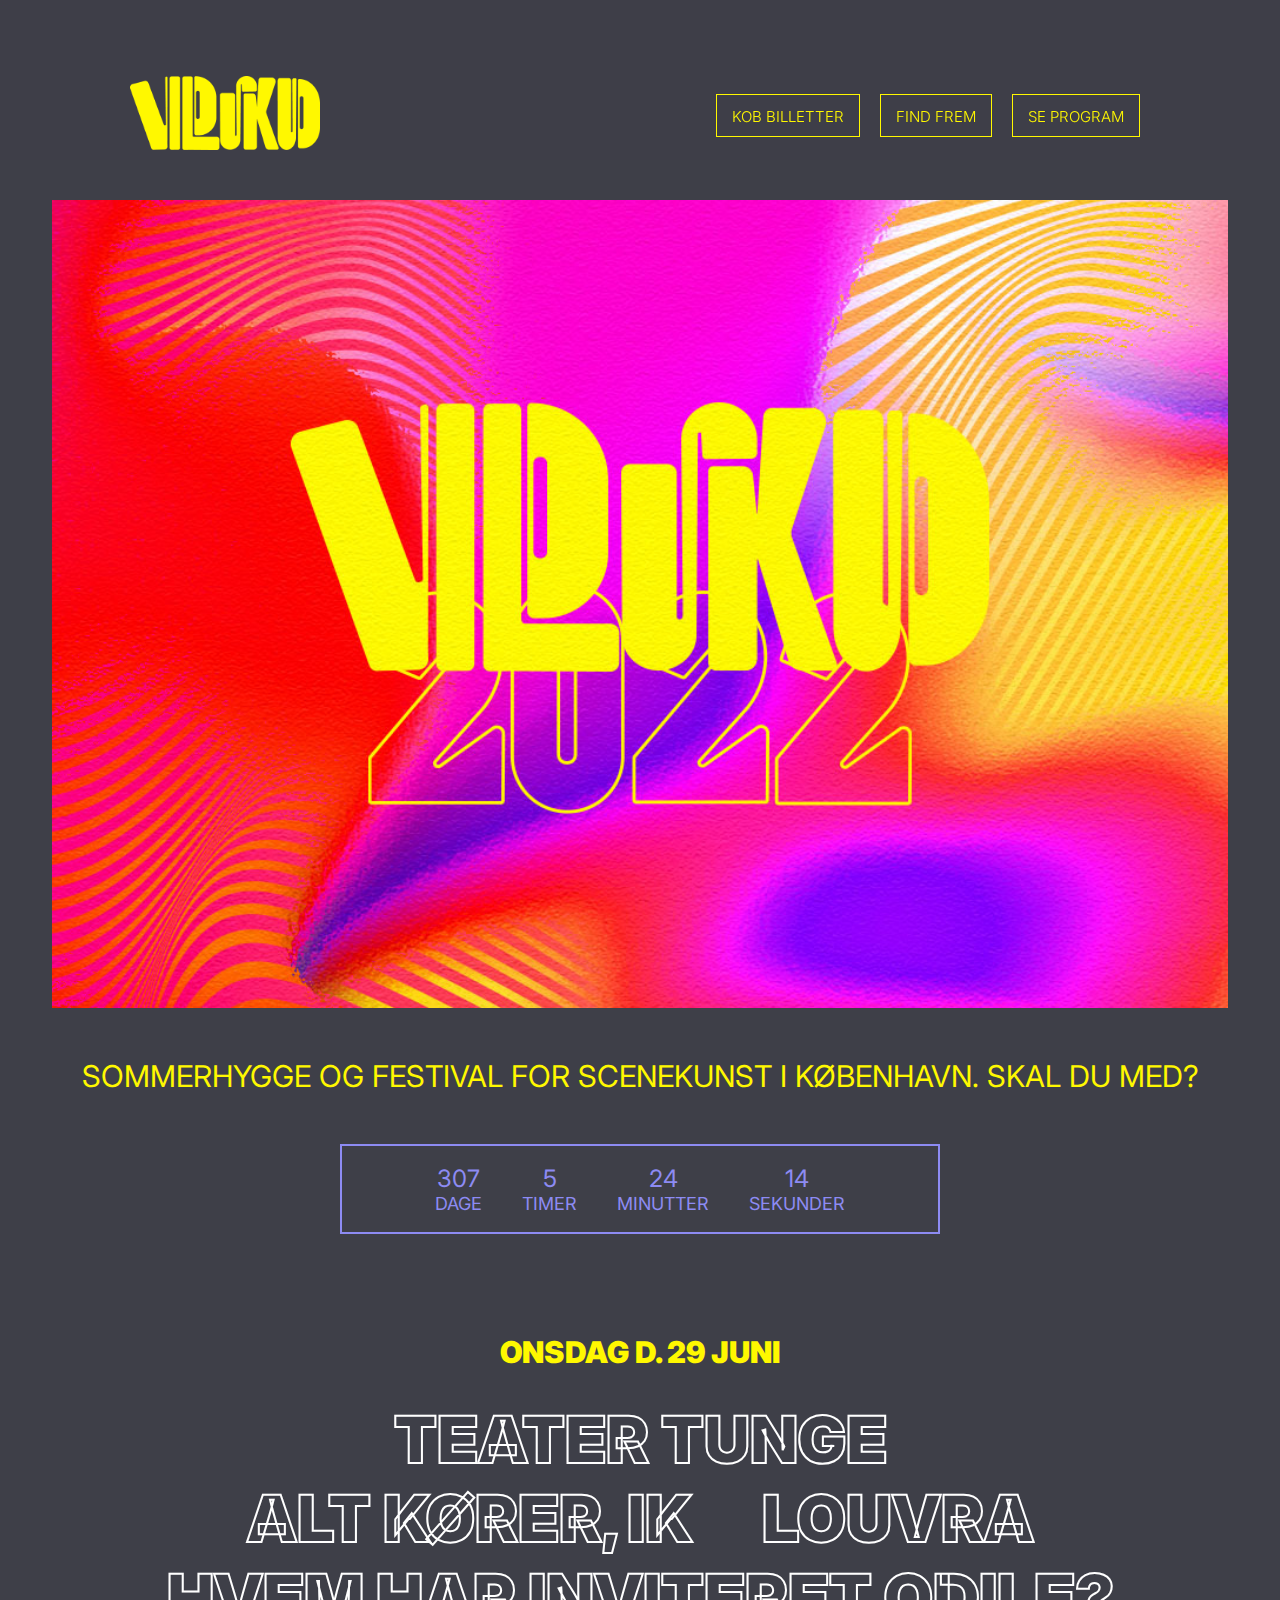
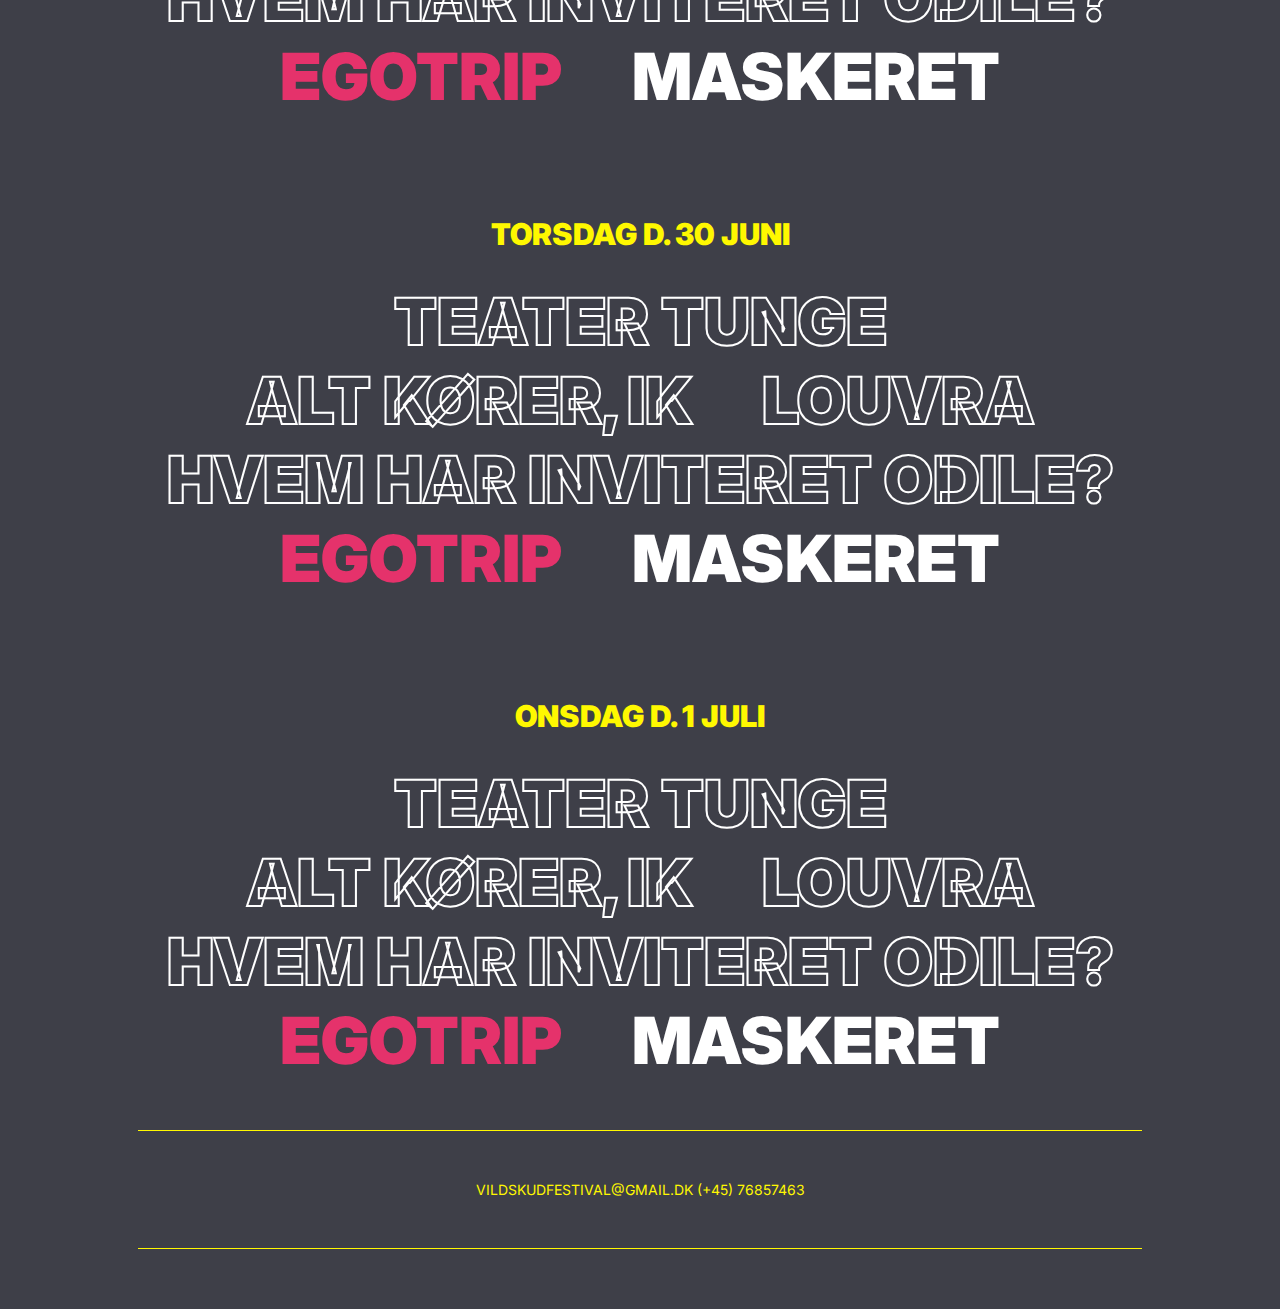
<file: index.html>
<!DOCTYPE html>
<html lang="en">
  <head>
    <meta charset="UTF-8" />
    <meta http-equiv="X-UA-Compatible" content="IE=edge" />
    <meta name="viewport" content="width=device-width, initial-scale=1.0" />
    <meta
      name="google-site-verification"
      content="plPRsi3zb3VoJa_S4X5iTrdvG6S1sawhTFR2W31EAmM"
    />
    <link
      href="https://unpkg.com/boxicons@2.1.1/css/boxicons.min.css"
      rel="stylesheet"
    />
    <link rel="preconnect" href="https://fonts.googleapis.com" />
    <link rel="preconnect" href="https://fonts.gstatic.com" crossorigin />
    <link
      href="https://fonts.googleapis.com/css2?family=Inter:wght@300;400;900&display=swap"
      rel="stylesheet"
    />
    <link rel="stylesheet" href="style.css" />
    <title>Vildskud | Festival for uafhængig scenekunst</title>
    <meta
      name="description"
      content="Vildskud er Københavns festival for uafhængig scenekunst. Vær med, se med. Køb din billet her i dag »"
    />
    <script type="application/ld+json">
      {
        "@context": "https://schema.org",
        "@type": "Event",
        "organizer": "Vildskud",
        "name": "Vildskud",
        "description": "Vildskud er en festival for uafhængig scenekunst",
        "image": "https://assets.codepen.io/8138703/Vildskud.webp",
        "startDate": "2022-08-02T10:00",
        "endDate": "2022-08-06T22:00",
        "eventStatus": "https://schema.org/EventScheduled",
        "eventAttendanceMode": "https://schema.org/OfflineEventAttendanceMode",
        "location": {
          "@type": "Place",
          "name": "Festivalcentrum",
          "address": {
            "@type": "PostalAddress",
            "streetAddress": "Dronningensgade 34",
            "addressLocality": "Copenhagen",
            "postalCode": "1412",
            "addressCountry": "DK"
          }
        },
        "performer": {
          "@type": "TheaterGroup",
          "name": "Vildskud"
        },
        "offers": [
          {
            "@type": "Offer",
            "name": "Dagsbillet",
            "price": "300",
            "priceCurrency": "DKK",
            "validFrom": "2022-04-27",
            "url": "",
            "availability": "https://schema.org/InStock"
          },
          {
            "@type": "Offer",
            "name": "Partoutbillet",
            "price": "900",
            "priceCurrency": "DKK",
            "validFrom": "2022-04-27",
            "url": "",
            "availability": "https://schema.org/InStock"
          }
        ]
      }
    </script>
  </head>

  <body>
    <header>
      <nav>
        <div class="nav-bar">
          <i class="bx bx-menu-alt-left sidebarOpen"></i>

          <div class="logo">
            <img src="assets/vildskud-logo.png" alt="logo" />
          </div>

          <div class="side">
            <div class="menu">
              <div class="logo-toggle">
                <i class="bx bx-x sidebarClose"></i>
              </div>
              <ul class="nav-links">
                <li><a href="billetter.html">KOB BILLETTER</a></li>
                <li><a href="map.html">FIND FREM</a></li>
                <li><a href="program.html">SE PROGRAM</a></li>
              </ul>
            </div>
          </div>
        </div>
      </nav>
    </header>

    <main>
      <article>
        <section class="hero-section">
          <img
            id="hero-img"
            src="assets/herobackground.jpg"
            alt="hero section image"
          />

          <div class="buttons">
            <a href="map.html">
              <div class="button-map">FIND FREM</div>
            </a>
            <a href="billetter.html">
              <div class="button-ticket">KØB BILLETTER</div>
            </a>
          </div>
        </section>
      </article>

      <div class="buttons-below">
        <a href="map.html">
          <div class="button-map">FIND FREM</div>
        </a>
        <a href="billetter.html">
          <div class="button-ticket">KØB BILLETTER</div>
        </a>
      </div>

      <div class="scenekunst">
        <p>SOMMERHYGGE OG FESTIVAL FOR SCENEKUNST I KØBENHAVN. SKAL DU MED?</p>
      </div>

      <div class="container">
        <div id="countdown">
          <ul>
            <li><span id="days"></span>dage</li>
            <li><span id="hours"></span>timer</li>
            <li><span id="minutes"></span>minutter</li>
            <li><span id="seconds"></span>Sekunder</li>
          </ul>
        </div>
        <div id="content" class="emoji">
          <span>🥳</span>
          <span>🎉</span>
          <span>🎂</span>
        </div>
      </div>

      <article class="lineup-article">
        <section class="box-1">
          <h2>ONSDAG D. 29 JUNI</h2>
          <p>TEATER TUNGE</p>
          <div class="two-in-one">
            <p>ALT KØRER, IK</p>
            <p>LOUVRA</p>
          </div>
          <p>HVEM HAR INVITERET ODILE?</p>
          <div class="two-in-one">
            <p class="h1-fill-1">EGOTRIP</p>
            <p class="h1-fill-2">MASKERET</p>
          </div>
        </section>

        <section class="box-1">
          <h2>TORSDAG D. 30 JUNI</h2>
          <p>TEATER TUNGE</p>
          <div class="two-in-one">
            <p>ALT KØRER, IK</p>
            <p>LOUVRA</p>
          </div>
          <p>HVEM HAR INVITERET ODILE?</p>
          <div class="two-in-one">
            <p class="h1-fill-1">EGOTRIP</p>
            <p class="h1-fill-2">MASKERET</p>
          </div>
        </section>

        <section class="box-1">
          <h2>ONSDAG D. 1 JULI</h2>
          <p>TEATER TUNGE</p>
          <div class="two-in-one">
            <p>ALT KØRER, IK</p>
            <p>LOUVRA</p>
          </div>
          <p>HVEM HAR INVITERET ODILE?</p>
          <div class="two-in-one">
            <p class="h1-fill-1">EGOTRIP</p>
            <p class="h1-fill-2">MASKERET</p>
          </div>
        </section>
      </article>
    </main>

    <footer>
      <p>VILDSKUDFESTIVAL@GMAIL.DK (+45) 76857463</p>
    </footer>
  </body>

  <script src="script.js"></script>
</html>
</file>
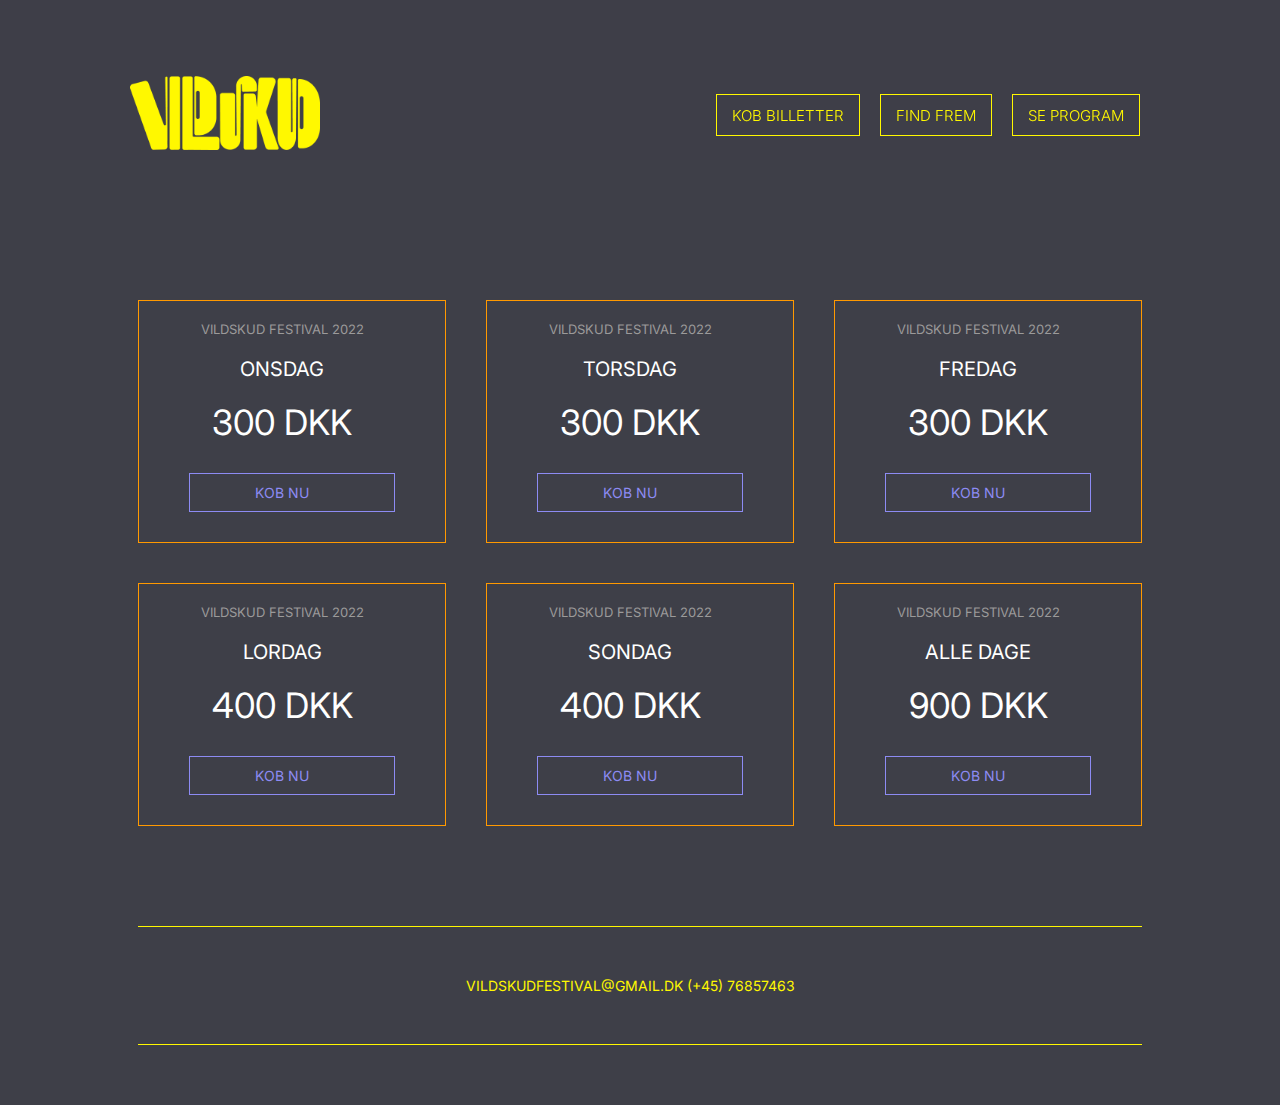
<file: billetter.html>
<!DOCTYPE html>
<html lang="en">

<head>
    <meta charset="UTF-8">
    <meta http-equiv="X-UA-Compatible" content="IE=edge">
    <meta name="viewport" content="width=device-width, initial-scale=1.0">
    <link rel="preconnect" href="https://fonts.googleapis.com">
    <link rel="preconnect" href="https://fonts.gstatic.com" crossorigin>
    <link href='https://unpkg.com/boxicons@2.1.1/css/boxicons.min.css' rel='stylesheet'>
    <link href="https://fonts.googleapis.com/css2?family=Inter:wght@300;400;900&display=swap" rel="stylesheet">
    <link rel="stylesheet" href="style-program.css">
    <title>Vildskud | Køb din billet i dag</title>
    <meta
      name="description"
      content="Bli med på årets Vildskud. Vælg mellem endagsbilletter eller partoutbilletter. Vi glæder os til at se jer! "
    />
</head>

<body>
    <header>
        
        <nav>
            <div class="nav-bar">
                <i class='bx bx-menu-alt-left sidebarOpen'></i>
    
                <a href="index.html">
                    <div class="logo"><img src="assets/vildskud-logo.png" alt="logo"></div>
                </a>
    
    
                <div class="side">
                    <div class="menu">
                        <div class="logo-toggle">
    
                            <i class='bx bx-x sidebarClose'></i>
                        </div>
                        <ul class="nav-links">
                            <li><a href="billetter.html">KOB BILLETTER</a></li>
                            <li><a href="map.html">FIND FREM</a></li>
                            <li><a href="program.html">SE PROGRAM</a></li>
    
                        </ul>
                    </div>
    
    
                </div>
    
            </div>
    
    
            </div>
        </nav>
    </header>

    <main>

        <div class="ticket-options">
            <div class="onsdag">

            <p class="top">VILDSKUD FESTIVAL 2022</p>
            <p class="day">ONSDAG</p>
            <p class="price">300 DKK</p>
            <p class="kob">KOB NU</p>
            </div>
            <div class="torsdag">
                <p class="top">VILDSKUD FESTIVAL 2022</p>
                <p class="day">TORSDAG</p>
                <p class="price">300 DKK</p>
                <p class="kob">KOB NU</p>
            </div>
            <div class="fredag">
                <p class="top">VILDSKUD FESTIVAL 2022</p>
                <p class="day">FREDAG</p>
                <p class="price">300 DKK</p>
                <p class="kob">KOB NU</p>
            </div>
            <div class="lordag">  <p class="top">VILDSKUD FESTIVAL 2022</p>
                <p class="day">LORDAG</p>
                <p class="price">400 DKK</p>
                <p class="kob">KOB NU</p></div>
            <div class="sondag">
                <p class="top">VILDSKUD FESTIVAL 2022</p>
                <p class="day">SONDAG</p>
                <p class="price">400 DKK</p>
                <p class="kob">KOB NU</p>
            </div>
            <div class="alle">
                <p class="top">VILDSKUD FESTIVAL 2022</p>
                <p class="day">ALLE DAGE</p>
                <p class="price">900 DKK</p>
                <p class="kob">KOB NU</p>
            </div>
          </div>
      


    </main>

  

    <footer>
        <p>

            VILDSKUDFESTIVAL@GMAIL.DK (+45) 76857463
        </p>

    </footer>


</body>

<script src="script.js"></script>

</html>
</file>
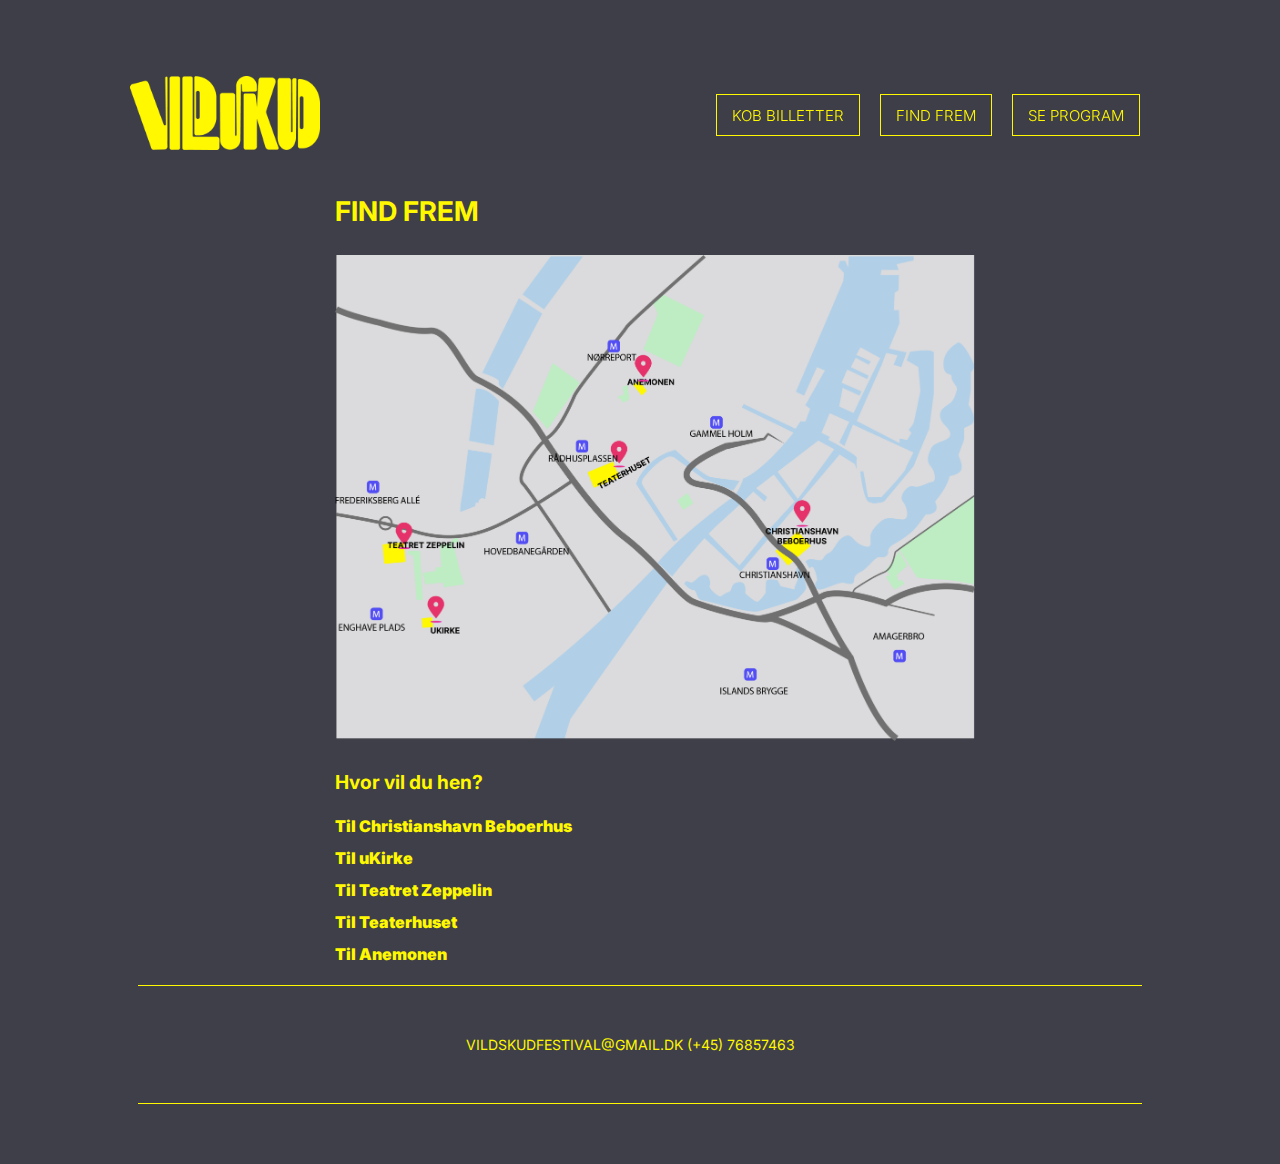
<file: map.html>
<!DOCTYPE html>
<html lang="en">

<head>
    <meta charset="UTF-8">
    <meta http-equiv="X-UA-Compatible" content="IE=edge">
    <meta name="viewport" content="width=device-width, initial-scale=1.0">
    <link rel="preconnect" href="https://fonts.googleapis.com">
    <link rel="preconnect" href="https://fonts.gstatic.com" crossorigin>
    <link href='https://unpkg.com/boxicons@2.1.1/css/boxicons.min.css' rel='stylesheet'>
    <link href="https://fonts.googleapis.com/css2?family=Inter:wght@300;400;900&display=swap" rel="stylesheet">
    <link rel="stylesheet" href="style-program.css">
    <title>Vildskud | Find frem</title>
    <meta
      name="description"
      content="Vildskud festivalen har festivalområder rundt omkring i København, fra Anemonen til Amager. Se hele festivalområdet på kartet her » "
    />
</head>

<body>
    <header>
        <nav>
            <div class="nav-bar">
                <i class='bx bx-menu-alt-left sidebarOpen'></i>
   
                <a href="index.html">
                    <div class="logo"><img src="assets/vildskud-logo.png" alt="logo"></div>
                </a>
    
    
                <div class="side">
                    <div class="menu">
                        <div class="logo-toggle">
    
                            <i class='bx bx-x sidebarClose'></i>
                        </div>
                        <ul class="nav-links">
                            <li><a href="billetter.html">KOB BILLETTER</a></li>
                            <li><a href="map.html">FIND FREM</a></li>
                            <li><a href="program.html">SE PROGRAM</a></li>
    
                        </ul>
                    </div>
    
    
                </div>
    
            </div>
    
    
            </div>
        </nav>
    </header>

    <main>
        
<div class="mapcontainer">
    <h1 class="h1-map">FIND FREM</h1>
      <img src="assets/kort.png" alt="kort" class="kort">
          <div>

<div class="googlemaps-container">
<h2 class="h2-map">Hvor vil du hen?</h2>
   <p> <a href="https://www.google.com/maps/place/Christianshavns+Beboerhus/@55.6713075,12.5888307,17z/data=!4m12!1m6!3m5!1s0x4652533f2644b35f:0x768bf0bbbb10929!2sChristianshavns+Beboerhus!8m2!3d55.6713111!4d12.5910127!3m4!1s0x4652533f2644b35f:0x768bf0bbbb10929!8m2!3d55.6713111!4d12.5910127" target="_blank" class="googlemaps-link" > Til Christianshavn Beboerhus</a></p>
   <p> <a href="https://www.google.com/maps/place/uKirke+-+Gethsemane+Kirke/@55.6677102,12.5447055,15z/data=!4m5!3m4!1s0x4652537430342cb9:0xdd211f3020690945!8m2!3d55.6677102!4d12.5534602" target="_blank" class="googlemaps-link" > Til uKirke</a></p>
   <p><a href="https://www.google.com/maps/place/Teatret+Zeppelin/@55.6709109,12.5465542,17z/data=!3m1!4b1!4m5!3m4!1s0x4652539fd007b701:0xb27f792747df1b13!8m2!3d55.6709131!4d12.5487869" target="_blank" class="googlemaps-link">Til Teatret Zeppelin</a></p>
   <p><a href="https://www.google.com/maps/place/Teaterhuset/@55.6764034,12.5725799,17z/data=!3m1!4b1!4m5!3m4!1s0x4652531164a3fb89:0xe98f70415a605063!8m2!3d55.6764034!4d12.5747686" target="_blank" class="googlemaps-link">Til Teaterhuset</a></p>
   <p><a href="https://www.google.com/maps/place/Anemone+Teatret/@55.6825587,12.5740203,17z/data=!3m1!4b1!4m5!3m4!1s0x4652531a8bed4311:0xad6deac9c5e0135b!8m2!3d55.6825561!4d12.576202"target="_blank" class="googlemaps-link">Til Anemonen</a></p>

</div>
    
    

    </main>

  

    <footer>
        <p>

            VILDSKUDFESTIVAL@GMAIL.DK (+45) 76857463
        </p>

    </footer>


</body>

<script src="script.js"></script>

</html>
</file>
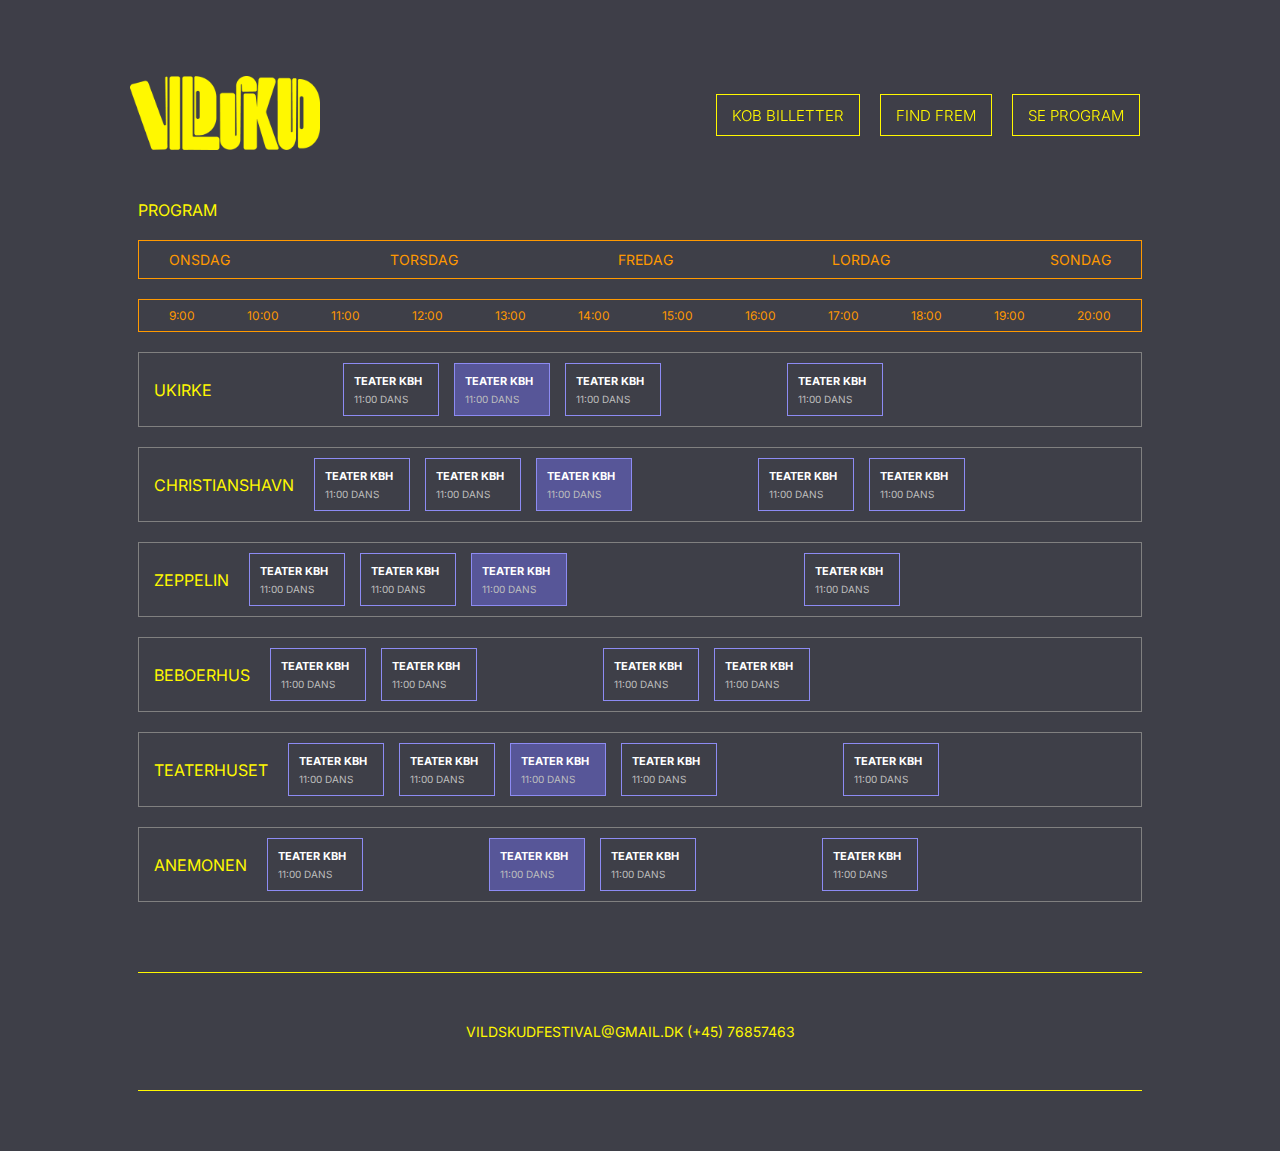
<file: program.html>
<!DOCTYPE html>
<html lang="en">

<head>
    <meta charset="UTF-8">
    <meta http-equiv="X-UA-Compatible" content="IE=edge">
    <meta name="viewport" content="width=device-width, initial-scale=1.0">
    <link href='https://unpkg.com/boxicons@2.1.1/css/boxicons.min.css' rel='stylesheet'>
    <link rel="preconnect" href="https://fonts.googleapis.com">
    <link rel="preconnect" href="https://fonts.gstatic.com" crossorigin>
    <link href="https://fonts.googleapis.com/css2?family=Inter:wght@300;400&display=swap" rel="stylesheet">
    <link rel="stylesheet" href="style-program.css">
    <title>Vildskud | Se programmet for 2022</title>
    <meta
      name="description"
      content="Årets Vildskud bliver vildt! Vi har en række lækkerier på programmet, både teater og dans. Se programmet her » "
    />
</head>

<body>
    <nav>
        <div class="nav-bar">
            <i class='bx bx-menu-alt-left sidebarOpen'></i>

            <a href="index.html">
                <div class="logo"><img src="assets/vildskud-logo.png" alt="logo"></div>
            </a>


            <div class="side">
                <div class="menu">
                    <div class="logo-toggle">

                        <i class='bx bx-x sidebarClose'></i>
                    </div>
                    <ul class="nav-links">
                        <li><a href="billetter.html">KOB BILLETTER</a></li>
                        <li><a href="map.html">FIND FREM</a></li>
                        <li><a href="program.html">SE PROGRAM</a></li>

                    </ul>
                </div>


            </div>

        </div>


        </div>
    </nav>

    <p class="program">PROGRAM</p>


    <div class="program-container">

        <div class="days">
            <ul class="days-list">
                <li><a href="#">ONSDAG</a></li>
                <li><a href="#">TORSDAG</a></li>
                <li><a href="#">FREDAG</a></li>
                <li><a href="#">LORDAG</a></li>
                <li><a href="#">SONDAG</a></li>
            </ul>
        </div>


        <div class="times">

            <ul class="times-list">
                <li><a href="#">9:00</a></li>
                <li><a href="#">10:00</a></li>
                <li><a href="#">11:00</a></li>
                <li><a href="#">12:00</a></li>
                <li><a href="#">13:00</a></li>
                <li><a href="#">14:00</a></li>
                <li><a href="#">15:00</a></li>
                <li><a href="#">16:00</a></li>
                <li><a href="#">17:00</a></li>
                <li><a href="#">18:00</a></li>
                <li><a href="#">19:00</a></li>
                <li><a href="#">20:00</a></li>

            </ul>


        </div>
        <div class="stor-scene">
            <p>UKIRKE</p>
            <div class="artist-program">
                <div class="one"></div>
                <div class="two">
                    <h1>TEATER KBH</h1>
                    <p>11:00 DANS</p>
                </div>
                <div class="three">
                    <h1>TEATER KBH</h1>
                    <p>11:00 DANS</p>
                </div>
                <div class="four">
                    <h1>TEATER KBH</h1>
                    <p>11:00 DANS</p>
                </div>
                <div class="five"></div>
                <div class="six">
                    <h1>TEATER KBH</h1>
                    <p>11:00 DANS</p>
                </div>
            </div>

        </div>
        <div class="mellem-scene">
            <p>CHRISTIANSHAVN</p>
            <div class="artist-program">
                <div class="one">
                    <h1>TEATER KBH</h1>
                    <p>11:00 DANS</p>
                </div>
                <div class="two">
                    <h1>TEATER KBH</h1>
                    <p>11:00 DANS</p>
                </div>
                <div class="three">
                    <h1>TEATER KBH</h1>
                    <p>11:00 DANS</p>
                </div>
                <div class="four"></div>
                <div class="five">
                    <h1>TEATER KBH</h1>
                    <p>11:00 DANS</p>
                </div>
                <div class="six">
                    <h1>TEATER KBH</h1>
                    <p>11:00 DANS</p>
                </div>
            </div>
        </div>
        <div class="lille-scene">
            <p>ZEPPELIN</p>
            <div class="artist-program">
                <div class="one">
                    <h1>TEATER KBH</h1>
                    <p>11:00 DANS</p>
                </div>
                <div class="two">
                    <h1>TEATER KBH</h1>
                    <p>11:00 DANS</p>
                </div>
                <div class="three">
                    <h1>TEATER KBH</h1>
                    <p>11:00 DANS</p>
                </div>
                <div class="four"></div>
                <div class="five"></div>
                <div class="six">
                    <h1>TEATER KBH</h1>
                    <p>11:00 DANS</p>
                </div>
            </div>
        </div>
        <div class="Beboerhus">
            <p>BEBOERHUS</p>
            <div class="artist-program">
                <div class="one">
                    <h1>TEATER KBH</h1>
                    <p>11:00 DANS</p>
                </div>
                <div class="two">
                    <h1>TEATER KBH</h1>
                    <p>11:00 DANS</p>
                </div>
                <div class="three"></div>
                <div class="four">
                    <h1>TEATER KBH</h1>
                    <p>11:00 DANS</p>
                </div>
                <div class="five">
                    <h1>TEATER KBH</h1>
                    <p>11:00 DANS</p>
                </div>
                <div class="six"></div>
            </div>
        </div>
        <div class="Teaterhuset">
            <p>TEATERHUSET</p>
            <div class="artist-program">
                <div class="one">
                    <h1>TEATER KBH</h1>
                    <p>11:00 DANS</p>
                </div>
                <div class="two">
                    <h1>TEATER KBH</h1>
                    <p>11:00 DANS</p>
                </div>
                <div class="three">
                    <h1>TEATER KBH</h1>
                    <p>11:00 DANS</p>
                </div>
                <div class="four">
                    <h1>TEATER KBH</h1>
                    <p>11:00 DANS</p>
                </div>
                <div class="five"></div>
                <div class="six">
                    <h1>TEATER KBH</h1>
                    <p>11:00 DANS</p>
                </div>
            </div>
        </div>
        <div class="Anemonen">
            <p>ANEMONEN</p>
            <div class="artist-program">
                <div class="one">
                    <h1>TEATER KBH</h1>
                    <p>11:00 DANS</p>
                </div>
                <div class="two"></div>
                <div class="three">
                    <h1>TEATER KBH</h1>
                    <p>11:00 DANS</p>
                </div>
                <div class="four">
                    <h1>TEATER KBH</h1>
                    <p>11:00 DANS</p>
                </div>
                <div class="five"></div>
                <div class="six">
                    <h1>TEATER KBH</h1>
                    <p>11:00 DANS</p>
                </div>
            </div>
        </div>
    </div>






    <footer>
        <p>

            VILDSKUDFESTIVAL@GMAIL.DK (+45) 76857463
        </p>
    </footer>




</body>

<script src="script.js"></script>

</html>
</file>
<file: style.css>
* {
  margin: 0;
  padding: 0;
  box-sizing: border-box;
}

/*----------------- Colors ---------------*/

:root {
  --background: #3e3f48;
  --nav: #3e3f48b0;
  --yellow: #fff800;
  --orange: #ff9900;
  --pink: #e5326b;
  --lilac: #8d8bf3;
}

body {
  background-color: var(--background);
  padding-left: 40px;
  padding-right: 40px;
}

nav {
  position: fixed;
  top: 0;
  left: 0;
  height: 100px;
  width: 100%;
  background-color: var(--nav);
  z-index: 1;
  font-family: "Inter", sans-serif;
  animation: fadeIn 1s ease-in;

  padding: 80px 0px;
}

.scenekunst {
  font-family: "Inter";
  color: var(--yellow);
  text-align: center;
  padding-top: 50px;
  font-size: 30px;
}

nav .nav-bar {
  position: relative;
  height: 100%;
  width: 100%;
  margin: 0 auto;
  padding: 0 120px;
  display: flex;
  align-items: center;
  justify-content: space-between;
}

nav .nav-bar .sidebarOpen {
  color: var(--yellow);
  font-size: 25px;
  padding: 5px;
  cursor: pointer;
  display: none;
}

nav .nav-bar .logo img {
  max-width: 200px;
  padding-left: 10px;
  padding-top: 70px;
  z-index: 100;
}

.menu .logo-toggle {
  display: none;
}

.side {
  display: flex;
}

.nav-bar .nav-links {
  display: flex;
  animation: fadeInDown 2s;
  margin-right: 20px;
  padding-top: 70px;
}

.nav-bar .nav-links li {
  list-style: none;
  padding: 10px;
  float: right;
  border: 1px solid var(--yellow);
  margin-left: 20px;
}

.nav-links li a {
  text-decoration: none;
  font-size: 15px;
  font-weight: 300;
  color: var(--yellow);
  padding: 5px;
}

.nav-links li:hover {
  transition: all 0.2s ease;
  background-color: var(--lilac);
}

@media (max-width: 1100px) {
  nav .nav-bar {
    padding: 0 30px;
  }
}

@media (max-width: 790px) {
  nav .nav-bar .sidebarOpen {
    display: block;
    padding-top: 60px;
  }

  .menu {
    position: fixed;
    height: 100%;
    width: 190px;
    left: -100%;
    top: 0;
    padding: 20px;
    background-color: var(--background);
    z-index: 1;
    transition: all 0.4s ease;
  }

  nav.active .menu {
    left: -0%;
  }

  .menu .logo-toggle {
    display: block;
    width: 100%;
    display: flex;
    align-items: center;
  }

  .logo-toggle .sidebarClose {
    color: var(--yellow);
    font-size: 24px;
    cursor: pointer;
  }

  nav .nav-bar .logo img {
    max-width: 150px;
    padding-left: 0px;
  }

  .nav-bar .nav-links {
    flex-direction: column;
    padding-top: 30px;
  }

  .nav-links li a {
    display: block;
    margin-top: 20px;
  }

  .nav-bar .nav-links li {
    padding: 0px;

    border: none;
    margin-left: 0px;
  }
}

/* CECILIE WORKING HEREEEE - INDEX */
/* JULIE INDSÆTTER DET ORIGINALE BILLEDE I ASSETS FOLDER */

.hero-section {
  position: relative;
}

#hero-img {
  width: 98%;
  height: auto;

  display: block;
  margin-left: auto;
  margin-right: auto;
  margin-top: 200px;
}

.buttons {
  display: none;
  flex-direction: row;
  gap: 100px;
  position: absolute;
  bottom: 5vw;
  justify-content: center;
}

.buttons-below {
  display: none;
  flex-direction: row;
  margin-top: 90px;
  justify-content: center;
}

.button-ticket {
  background-color: var(--yellow);
  padding: 18px 20px;

  color: var(--lilac);
  font-family: "Inter", sans-serif;
  font-weight: 900;
}

.button-map {
  border: solid 2px var(--yellow);
  padding: 18px 20px;

  color: var(--yellow);
  font-family: "Inter", sans-serif;
  font-weight: 900;
}

a {
  text-decoration: none;
}

/* :HOVER */
.button-ticket:hover,
.button-map:hover {
  background-color: var(--lilac);
}

/* COUNTDOWN */

.container {
  color: var(--lilac);
  margin: 50px 300px;
  text-align: center;

  font-family: Inter, sans-serif;
  font-weight: 400;

  border: solid 2px var(--lilac);
}

li {
  display: inline-block;
  font-size: 18px;
  list-style-type: none;
  padding: 1em;
  text-transform: uppercase;
}

li span {
  display: block;
  font-size: 24px;
}

.emoji {
  display: none;
  padding: 1rem;
}

.emoji span {
  font-size: 24px;
  padding: 0 0.5rem;
}

@media all and (max-width: 768px) {
  h1 {
    font-size: calc(1.5rem * var(--smaller));
  }

  li {
    font-size: calc(1.125rem * var(--smaller));
  }

  li span {
    font-size: calc(3.375rem * var(--smaller));
  }
}

/* DELETE WHEN FOOTER IS ADDED */

/* LINEUP - FORSIDE */

.lineup-article {
  text-align: center;
  margin-top: 100px;
}

.box-1 h2 {
  color: var(--yellow);
  margin-bottom: 30px;
  margin-top: 100px;

  font-weight: 900;
  font-size: 30px;
  font-family: Inter, sans-serif;

  cursor: default;
}

.box-1 p {
  color: var(--background);
  -webkit-text-stroke: 2px #ffff;
  font-weight: 900;
  font-size: 65px;
  font-family: Inter, sans-serif;
  cursor: default;
}

.two-in-one {
  display: flex;
  gap: 70px;
  align-items: center;
  justify-content: center;
  cursor: default;
}

.two-in-one .h1-fill-1 {
  color: var(--pink);
  font-weight: 900;
  font-size: 65px;
  font-family: Inter, sans-serif;
  -webkit-text-stroke: 0;
}
.two-in-one .h1-fill-2 {
  color: #ffff;
  font-weight: 900;
  font-size: 65px;
  font-family: Inter, sans-serif;
  -webkit-text-stroke: 0;
}

/* :HOVER */
.box-1 p:hover {
  /* transition: all 1s ease-in-out; */
  animation: mymove 0.3s;
  animation-fill-mode: forwards;
}

@keyframes mymove {
  from {
    top: 0px;
  }
  to {
    top: 200px;
    color: #fff;
  }
}

footer p {
  padding-top: 50px;
  padding-bottom: 50px;
  text-align: center;
  font-size: 14px;
  font-family: "Inter";
  color: var(--yellow);
}

footer {
  border-top: 1px solid var(--yellow);
  border-bottom: 1px solid var(--yellow);
  margin-left: 98px;
  margin-right: 98px;
  margin-bottom: 60px;
  margin-top: 50px;
}

@media (max-width: 1145px) {
  .container {
    color: var(--lilac);
    margin: 40px 170px;
  }

  li {
    padding: 10px;
  }
}

@media (max-width: 900px) {
  .box-1 h2 {
    font-size: 20px;
  }

  .box-1 .two-in-one p {
    font-size: 40px;
  }

  .box-1 p {
    font-size: 40px;
  }

  .two-in-one {
    display: flex;
    gap: 40px;
    align-items: center;
    justify-content: center;
    cursor: default;
  }
}

@media (max-width: 815px) {
  li {
    font-size: 15px;

    padding: 1em;
  }

  .container {
    margin-left: 100px;
    margin-right: 100px;
  }
}

@media (max-width: 790px) {
  .buttons {
    display: flex;
    flex-direction: row;
    gap: 50px;
    position: absolute;
    margin-left: 25vw;
  }

  .button-ticket {
    background-color: var(--yellow);
    border: solid 2px var(--yellow);
  }
}

@media (max-width: 760px) {
  .container {
    margin-left: 60px;
    margin-right: 60px;
  }
}

@media (max-width: 750px) {
  .hero-section {
    position: relative;
    height: 60vh;
    width: 100%;
  }

  #hero-img {
    min-width: 100%;
    min-height: 100%;

    display: block;

    margin-top: 200px;
  }

  body {
    background-color: var(--background);
    padding-left: 0px;
    padding-right: 0px;
  }
}

@media (max-width: 700px) {
  .hero-section {
    position: relative;
    height: 56vh;
    width: 100%;
  }

  .container {
    color: var(--lilac);
  }

  li {
    padding-left: 0px;
  }
}

@media (max-width: 600px) {
  .hero-section {
    position: relative;
    height: 50vh;
    width: 100%;
  }
}

@media (max-width: 590px) {
  .box-1 h2 {
    font-size: 18px;
  }

  .box-1 .two-in-one p {
    font-size: 37px;
  }

  .box-1 p {
    font-size: 37px;
  }

  .container {
    margin-left: 20px;
    margin-right: 20px;
  }

  li {
    font-size: 13px;
  }

  .two-in-one {
    display: flex;
    gap: 20px;
    align-items: center;
    justify-content: center;
    cursor: default;
  }

  .buttons {
    margin-left: 24vw;
  }
}

@media (max-width: 540px) {
  .hero-section {
    position: relative;
    height: 45vh;
    width: 100%;
  }
}

@media (max-width: 500px) {
  .buttons {
    margin-left: 20vw;
    font-size: 14px;
  }
}

@media (max-width: 450px) {
  .box-1 h2 {
    font-size: 15px;
  }

  .box-1 .two-in-one p {
    font-size: 30px;
  }

  .box-1 p {
    font-size: 30px;
  }

  .hero-section {
    position: relative;
    height: 30vh;
    width: 100%;
  }

  .two-in-one {
    display: flex;
    gap: 10px;
    align-items: center;
    justify-content: center;
    cursor: default;
  }

  .buttons-below {
    display: flex;
    flex-direction: row;
    gap: 20px;
    justify-content: center;
    font-size: 14px;
  }

  .buttons {
    display: none;
  }

  .container {
    margin-top: 50px;
  }
}

@media (max-width: 385px) {
  .buttons-below {
    margin-top: 50px;
  }
}
/*--cookies---*/
</file>
<file: style-program.css>
* {
  margin: 0;
  padding: 0;
  box-sizing: border-box;
}

/*----------------- Colors ---------------*/

:root {
  --background: #3e3f48;
  --nav: #3e3f48b0;
  --yellow: #fff800;
  --orange: #ff9900;
  --pink: #e5326b;
  --lilac: #8d8bf3;
}

body {
  background-color: var(--background);
  padding-left: 40px;
  padding-right: 40px;
}

/*----------------- Navigation bar ---------------*/

nav {
  position: fixed;
  top: 0;
  left: 0;
  height: 100px;
  width: 100%;
  background-color: var(--nav);
  z-index: 1;
  font-family: "Inter", sans-serif;
  animation: fadeIn 1s ease-in;
  padding: 80px 0px;
}

nav .nav-bar {
  position: relative;
  height: 100%;
  width: 100%;
  margin: 0 auto;
  padding: 0 120px;
  display: flex;
  align-items: center;
  justify-content: space-between;
}

nav .nav-bar .sidebarOpen {
  color: var(--yellow);
  font-size: 25px;
  padding: 5px;
  cursor: pointer;
  display: none;
}

nav .nav-bar .logo img {
  max-width: 200px;
  padding-left: 10px;
  padding-top: 70px;
  z-index: 100;
}

.menu .logo-toggle {
  display: none;
}

.side {
  display: flex;
}

.nav-bar .nav-links {
  display: flex;
  animation: fadeInDown 2s;
  margin-right: 20px;
  padding-top: 70px;
}

.nav-bar .nav-links li {
  list-style: none;
  padding: 10px;
  float: right;
  border: 1px solid var(--yellow);
  margin-left: 20px;
}

.nav-links li a {
  text-decoration: none;
  font-size: 15px;
  font-weight: 300;
  color: var(--yellow);
  padding: 5px;
}

.nav-links li:hover {
  transition: all 0.2s ease;
  background-color: var(--lilac);
}

p {
  font-family: "Inter";
  color: var(--yellow);
  padding-right: 20px;
}

.program {
  padding-top: 200px;
  padding-left: 98px;
}

/*----------------- Program schedule ---------------*/

.program-container {
  display: grid;
  grid-template-columns: 1fr;
  grid-template-rows: 0.5fr 0.4fr 1fr 1fr 1fr 1fr 1fr 1fr;
  gap: 20px 0px;
  grid-auto-flow: row;
  grid-template-areas:
    "days"
    "times"
    "stor-scene"
    "mellem-scene"
    "lille-scene"
    "Beboerhus"
    "Teaterhuset"
    "Anemonen";
}

.program-container {
  padding-left: 98px;
  padding-right: 98px;
  margin-top: 20px;
  margin-bottom: 70px;
}

.program-container p {
  font-family: "Inter";
  color: var(--yellow);
  padding-right: 20px;
}

.days {
  grid-area: days;
  border: 1px solid var(--orange);
  padding-top: 10px;
  padding-bottom: 10px;
  padding-left: 30px;
  padding-right: 30px;
}

.days .days-list {
  display: flex;
  align-items: center;
  justify-content: space-between;
  list-style: none;
  font-family: "Inter";
  color: var(--orange);
  font-size: 14px;
}

a {
  text-decoration: none;
}

.days-list a {
  color: var(--orange);
}

.days-list a:hover {
  text-decoration: underline;
}

.times {
  grid-area: times;
  border: 1px solid var(--orange);
  padding-top: 8px;
  padding-bottom: 8px;
  padding-left: 30px;
  padding-right: 30px;
}

.times-list a {
  color: var(--orange);
}

.times-list {
  display: flex;
  align-items: center;
  justify-content: space-between;
  list-style: none;
  font-family: "Inter";
  color: var(--orange);
  font-size: 12px;
}

.stor-scene {
  grid-area: stor-scene;
  border: 1px solid grey;
  display: flex;
  align-items: center;
  padding-top: 10px;
  padding-bottom: 10px;
  padding-left: 15px;
  padding-right: 10px;
}

.artist-program {
  display: grid;
  grid-template-columns: 1fr 1fr 1fr 1fr 1fr 1fr;
  grid-template-rows: 1fr;
  grid-auto-columns: 1fr;
  gap: 2px 15px;
  grid-auto-flow: row;
  font-family: "Inter";
  grid-template-areas: "one two three four five six";
}

.artist-program h1 {
  color: white;
  font-size: 11px;
  padding-bottom: 5px;
}

.artist-program p {
  color: rgb(190, 190, 190);
  font-size: 10px;
}

.one {
  grid-area: one;
  color: white;
  border: 1px solid var(--lilac);
  padding-left: 10px;
  padding-top: 10px;
  padding-right: 10px;
  padding-bottom: 10px;
}

.two {
  grid-area: two;
  color: white;
  border: 1px solid var(--lilac);
  padding-left: 10px;
  padding-top: 10px;
  padding-right: 10px;
  padding-bottom: 10px;
}

.three {
  grid-area: three;
  color: white;
  border: 1px solid var(--lilac);
  padding-left: 10px;
  padding-top: 10px;
  padding-right: 10px;
  padding-bottom: 10px;
}

.four {
  grid-area: four;
  color: white;
  border: 1px solid var(--lilac);
  padding-left: 10px;
  padding-top: 10px;
  padding-right: 10px;
  padding-bottom: 10px;
}

.five {
  grid-area: five;
  color: white;
  border: 1px solid var(--lilac);
  padding-left: 10px;
  padding-top: 10px;
  padding-right: 10px;
  padding-bottom: 10px;
}

.six {
  grid-area: six;
  color: white;
  border: 1px solid var(--lilac);
  padding-left: 10px;
  padding-top: 10px;
  padding-right: 10px;
  padding-bottom: 10px;
}

.stor-scene .one {
  border: none;
}

.stor-scene .five {
  border: none;
}

.mellem-scene .four {
  border: none;
}

.lille-scene .four {
  border: none;
}

.lille-scene .five {
  border: none;
}

.Beboerhus .three {
  border: none;
}

.Beboerhus .six {
  border: none;
}

.Teaterhuset .five {
  border: none;
}

.Anemonen .two {
  border: none;
}

.Anemonen .five {
  border: none;
}

.stor-scene .three {
  background-color: #575698;
}

.mellem-scene .three {
  background-color: #575698;
}

.lille-scene .three {
  background-color: #575698;
}

.Teaterhuset .three {
  background-color: #575698;
}

.Anemonen .three {
  background-color: #575698;
}

.mellem-scene {
  grid-area: mellem-scene;
  border: 1px solid grey;
  display: flex;
  align-items: center;
  padding-top: 10px;
  padding-bottom: 10px;
  padding-left: 15px;
  padding-right: 10px;
}

.lille-scene {
  grid-area: lille-scene;
  border: 1px solid grey;
  display: flex;
  align-items: center;
  padding-top: 10px;
  padding-bottom: 10px;
  padding-left: 15px;
  padding-right: 10px;
}

.Beboerhus {
  grid-area: Beboerhus;
  border: 1px solid grey;
  display: flex;
  align-items: center;
  padding-top: 10px;
  padding-bottom: 10px;
  padding-left: 15px;
  padding-right: 10px;
}

.Teaterhuset {
  grid-area: Teaterhuset;
  border: 1px solid grey;
  display: flex;
  align-items: center;
  padding-top: 10px;
  padding-bottom: 10px;
  padding-left: 15px;
  padding-right: 10px;
}

.Anemonen {
  grid-area: Anemonen;
  border: 1px solid grey;
  display: flex;
  align-items: center;
  padding-top: 10px;
  padding-bottom: 10px;
  padding-left: 15px;
  padding-right: 10px;
}

/*----------------- Ticket Options ---------------*/

.ticket-options {
  display: grid;
  grid-template-columns: 1fr 1fr 1fr;
  grid-template-rows: 1fr 1fr;
  grid-auto-columns: 1fr;
  gap: 40px 40px;
  grid-auto-flow: row;
  padding-top: 300px;
  padding-bottom: 100px;
  padding-left: 98px;
  padding-right: 98px;
  text-align: center;
  grid-template-areas:
    "onsdag torsdag fredag"
    "lordag sondag alle";
}

.ticket-options .top {
  font-family: "Inter";
  color: rgb(155, 154, 154);
  font-size: 13px;
  padding-top: 20px;
}

.ticket-options .day {
  font-family: "Inter";
  color: rgb(255, 255, 255);
  font-size: 20px;
  padding-top: 20px;
}

.ticket-options .price {
  font-family: "Inter";
  color: rgb(255, 255, 255);
  font-size: 35px;
  padding-top: 20px;
}

.ticket-options .kob {
  font-family: "Inter";
  color: var(--lilac);
  font-size: 14px;
  padding-top: 10px;
  padding-bottom: 10px;
  border: 1px solid var(--lilac);
  margin-left: 50px;
  margin-right: 50px;
  margin-bottom: 30px;
  margin-top: 30px;
}

.ticket-options .kob:hover {
  background-color: rgba(199, 165, 236, 0.292);
}

.onsdag {
  grid-area: onsdag;
  border: 1px solid var(--orange);
}

.onsdag:hover {
  background-color: rgba(220, 175, 143, 0.058);
  cursor: pointer;
}

.torsdag {
  grid-area: torsdag;
  border: 1px solid var(--orange);
}

.fredag {
  grid-area: fredag;
  border: 1px solid var(--orange);
}

.lordag {
  grid-area: lordag;
  border: 1px solid var(--orange);
}

.sondag {
  grid-area: sondag;
  border: 1px solid var(--orange);
}

.alle {
  grid-area: alle;
  border: 1px solid var(--orange);
}

footer p {
  padding-top: 50px;
  padding-bottom: 50px;
  text-align: center;
  font-size: 14px;
}

footer {
  border-top: 1px solid var(--yellow);
  border-bottom: 1px solid var(--yellow);
  margin-left: 98px;
  margin-right: 98px;
  margin-bottom: 60px;
}

@media (max-width: 1100px) {
  nav .nav-bar {
    padding: 0 30px;
  }
}

@media (max-width: 1000px) {
  .ticket-options {
    display: grid;
    grid-template-columns: 1fr 1fr;
    grid-template-rows: 1fr 1fr 1fr;
    grid-auto-columns: 1fr;
    gap: 15px 15px;
    grid-auto-flow: row;
    padding-top: 300px;
    padding-bottom: 100px;
    padding-left: 50px;
    padding-right: 50px;
    text-align: center;
    grid-template-areas:
      "onsdag torsdag "
      "fredag lordag"
      "sondag alle";
  }

  .artist-program {
    display: grid;
    grid-template-columns: 0.5fr 0.5fr 0.5fr 0.5fr 0.5fr 0.5fr;
    grid-template-rows: 1fr;
    grid-auto-columns: 1fr;
    gap: 2px 15px;
    grid-auto-flow: row;
    font-family: "Inter";
    grid-template-areas: "one two three four five six";
  }

  .times-list {
    font-size: 10px;
    padding-bottom: 2px;
  }
}

/*-- MAP --*/

.mapcontainer {
  width: 50vw;
  margin: auto;
  padding: 15px;

  margin-top: 20vh;
}

.kort {
  width: 50vw;
}

.h1-map {
  font-family: "Inter", sans-serif;
  font-size: 1.7rem;
  color: var(--yellow);
  margin-bottom: 3vh;
}

.h2-map {
  font-family: "Inter", sans-serif;
  font-size: 1.2rem;
  color: var(--yellow);
  margin-bottom: 1vh;
  margin-top: 2vh;
}

.icon-img {
  margin-left: 5vw;
}

.googlemaps-link {
  font-family: "Inter", sans-serif;
  font-size: 1rem;
  color: var(--yellow);
  margin-bottom: 1vh;
  margin-top: 2vh;
  font-weight: 900;
  width: 10px;
  margin: auto;
}

.googlemaps-link:hover {
  text-decoration: underline;
}

.googlemaps-container {
  margin-top: 2vh;
  line-height: 2;
}

@media (max-width: 700px) {
  .ticket-options {
    display: grid;
    grid-template-columns: 1fr;
    grid-template-rows: 1fr 1fr 1fr 1fr;
    grid-auto-columns: 1fr;
    gap: 15px 15px;
    grid-auto-flow: row;
    padding-top: 300px;
    padding-bottom: 100px;
    padding-left: 30px;
    padding-right: 30px;
    text-align: center;
    grid-template-areas:
      "onsdag"
      "torsdag"
      "fredag"
      "lordag"
      "sondag"
      "alle";
  }
}

@media (max-width: 680px) {
  .stor-scene,
  .mellem-scene,
  .lille-scene,
  .Beboerhus,
  .Teaterhuset,
  .Anemonen {
    max-width: 500px;
    overflow-x: scroll;
  }

  .days,
  .times {
    max-width: 500px;
    overflow-x: scroll;
  }

  .kort {
    width: 90vw;
    margin-left: -20px;
  }

  .mapcontainer {
    width: 50vw;
    margin: 0;

    margin-top: 20vh;
  }
}

@media (max-width: 790px) {
  nav .nav-bar .sidebarOpen {
    display: block;
    padding-top: 60px;
  }

  .program-container {
    padding-left: 0px;
    padding-right: 0px;
  }

  .program {
    padding-top: 200px;
    padding-left: 0px;
  }

  .menu {
    position: fixed;
    height: 100%;
    width: 190px;
    left: -100%;
    top: 0;
    padding: 20px;
    background-color: var(--background);
    z-index: 1;
    transition: all 0.4s ease;
  }

  nav.active .menu {
    left: -0%;
  }

  .menu .logo-toggle {
    display: block;
    width: 100%;
    display: flex;
    align-items: center;
  }

  .logo-toggle .sidebarClose {
    color: var(--yellow);
    font-size: 24px;
    cursor: pointer;
  }

  nav .nav-bar .logo img {
    max-width: 150px;
    padding-left: 0px;
  }

  .nav-bar .nav-links {
    flex-direction: column;
    padding-top: 30px;
  }

  .nav-links li a {
    display: block;
    margin-top: 20px;
  }

  .nav-bar .nav-links li {
    padding: 0px;

    border: none;
    margin-left: 0px;
  }

  .kort {
    width: 90vw;
    margin-left: -20px;
  }

  .mapcontainer {
    width: 50vw;
    margin: 0;

    margin-top: 20vh;
  }

  .time-container {
    line-height: 2;
    margin-bottom: 15vh;
    display: block;
    width: 75vw;
    margin: auto;
  }
}
</file>
